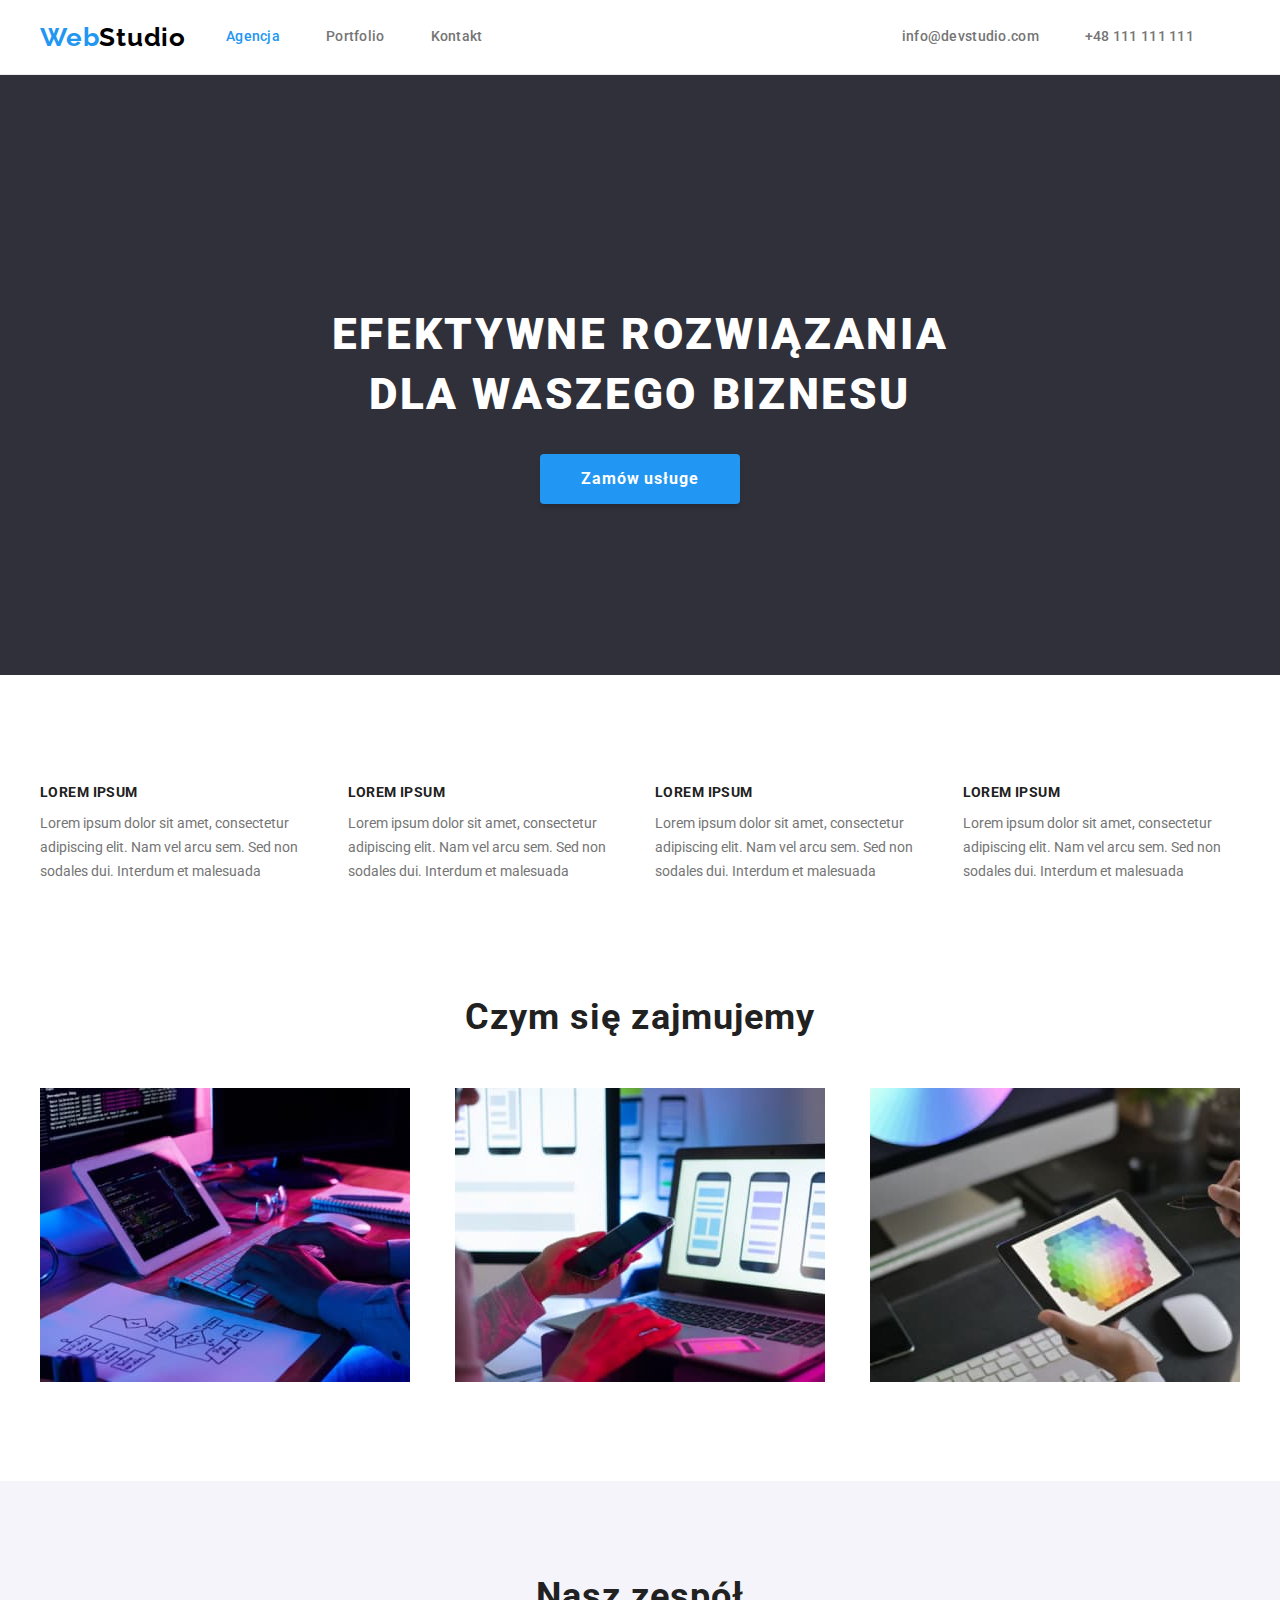
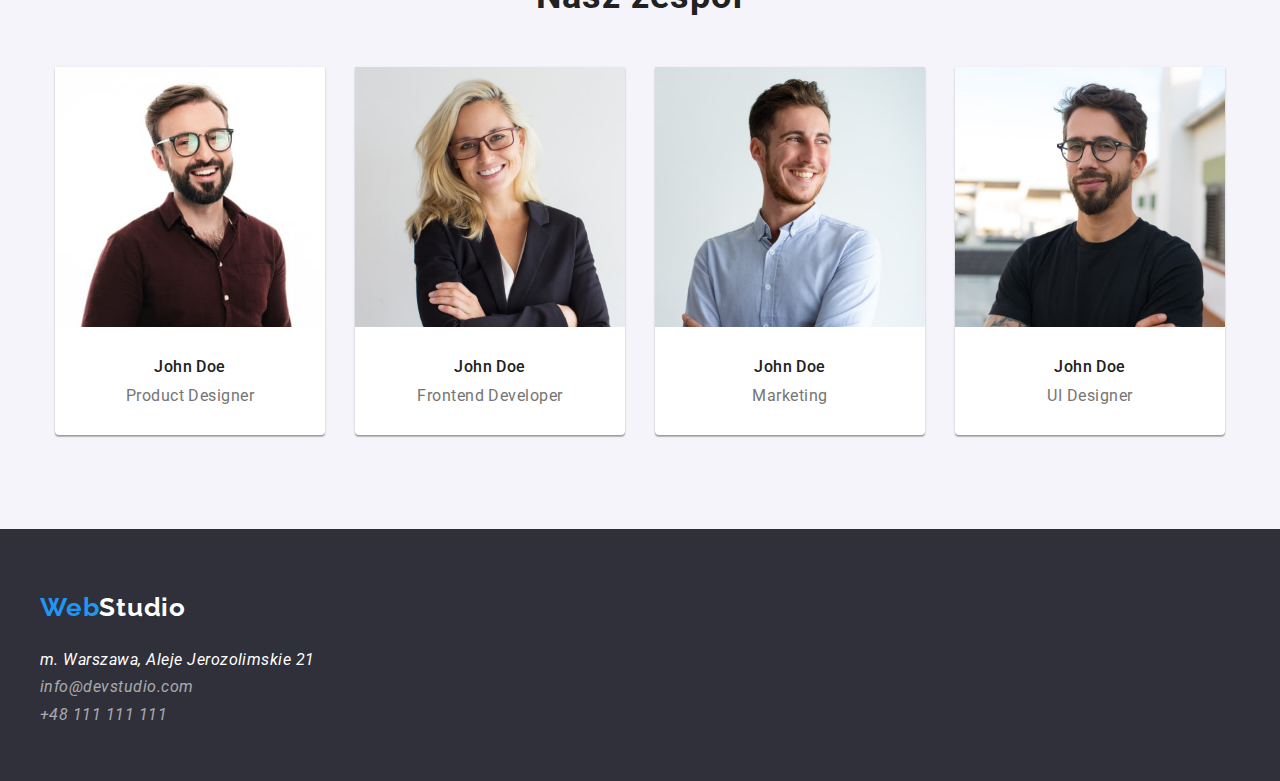
<file: index.html>
<!DOCTYPE html>
<html lang="pl-PL">
  <head>
    <meta charset="UTF-8" />
    <meta http-equiv="X-UA-Compatible" content="IE=edge" />
    <meta name="viewport" content="width=device-width, initial-scale=1.0" />
    <link
      rel="stylesheet"
      href="https://cdnjs.cloudflare.com/ajax/libs/modern-normalize/1.0.0/modern-normalize.min.css"
    />
    <link rel="stylesheet" href="./css/styles.css" />
    <link
      href="https://fonts.googleapis.com/css2?family=Raleway:wght@700&family=Roboto:wght@400;500;700;900&display=swap"
      rel="stylesheet"
    />
    <title>Studio</title>
  </head>
  <body class="body">
    <header class="header">
      <div class="container">
        <div class="header-left">
        <h3>
          <a href="./index.html" class="logo"><span>Web</span>Studio</a>
        </h3>
        <nav class="navigation">
          <ul class="list">
            <li><a href="./index.html" class="link active">Agencja</a></li>
            <li><a href="./portfolio.html" class="link">Portfolio</a></li>
            <li><a href="#" class="link">Kontakt</a></li>
          </ul>
        </div>
        <div class="header-right">
          <a href="mailto:info@devstudio.com" class="link"
            >info@devstudio.com</a
          >
          <a href="tel:+48111111111" class="link">+48 111 111 111</a>
        </nav>
      </div>
      </div>
    </header>
    <main>
        <section class="section banner-background">
          <div class="container banner">
          <h1 class="call-to-action">
            EFEKTYWNE ROZWIĄZANIA 
            <span>DLA WASZEGO BIZNESU</span>
          </h1>
          <button type="button" class="btn-cta">Zamów usługe</button>
          </div>
        </section>
        <section class="section">
          <div class="container">
          <ul class="list txt-section">
            <li class="txt-list">
              <h5 class="text-header">LOREM IPSUM</h5>
              <p class="txt-section-paragraph">
                Lorem ipsum dolor sit amet, consectetur adipiscing elit. Nam vel
                arcu sem. Sed non sodales dui. Interdum et malesuada
              </p>
            </li>
            <li class="txt-list"> 
              <h5 class="text-header">LOREM IPSUM</h5>
              <p class="txt-section-paragraph">
                Lorem ipsum dolor sit amet, consectetur adipiscing elit. Nam vel
                arcu sem. Sed non sodales dui. Interdum et malesuada
              </p>
            </li>
            <li class="txt-list">
              <h5 class="text-header">LOREM IPSUM</h5>
              <p class="txt-section-paragraph">
                Lorem ipsum dolor sit amet, consectetur adipiscing elit. Nam vel
                arcu sem. Sed non sodales dui. Interdum et malesuada
              </p>
            </li>
            <li class="txt-list">
              <h5 class="text-header">LOREM IPSUM</h5>
              <p class="txt-section-paragraph">
                Lorem ipsum dolor sit amet, consectetur adipiscing elit. Nam vel
                arcu sem. Sed non sodales dui. Interdum et malesuada
              </p>
            </li>
          </ul>
          </div>
        </section>
        <section class="section section-no-padding">
          <div class="container what-we-do">
          <h2 class="title">Czym się zajmujemy</h2>
          <ul class="list">
            <li>
              <img
                src="./images/hw_image_1.jpg"
                alt="Coding"
                width="370"
                height="294"
              />
            </li>
            <li>
              <img
                src="./images/hw_image_2.jpg"
                alt="Designing phone screen"
                width="370"
                height="294"
              />
            </li>
            <li>
              <img
                src="./images/hw_image_3.jpg"
                alt="Graphic Designing"
                width="370"
                height="294"
              />
            </li>
          </ul>
          </div>
        </section>
        <section class="section section-gray">
          <div class="container our-team">
          <h2 class="title">Nasz zespół</h2>
          <ul class="list">
            <li>
              <figure class="team-card">
                <img
                class="team-img"
                  src="./images/hw_person_1.jpg"
                  alt="Product Designer"
                />
                <figcaption class="team-caption">
                  <h4 class="name">John Doe</h4>
                  <p class="role">Product Designer</p>
                </figcaption>
              </figure>
            </li>
            <li>
              <figure class="team-card">
                <img
                class="team-img"
                  src="./images/hw_person_2.jpg"
                  alt="Frontend Developer"
                />
                <figcaption class="team-caption">
                  <h4 class="name">John Doe</h4>
                  <p class="role">Frontend Developer</p>
                </figcaption>
              </figure>
            </li>
            <li>
              <figure class="team-card">
                <img
                class="team-img"
                  src="./images/hw_person_3.jpg"
                  alt="Marketing"
                />
                <figcaption class="team-caption">
                  <h4 class="name">John Doe</h4>
                  <p class="role">Marketing</p>
                </figcaption>
              </figure>
            </li>
            <li>
              <figure class="team-card">
                <img
                class="team-img"
                  src="./images/hw_person_4.jpg"
                  alt="UI Designer"
                />
                <figcaption class="team-caption">
                  <h4 class="name">John Doe</h4>
                  <p class="role">UI Designer</p>
                </figcaption>
              </figure>
            </li>
          </ul>
        </div>
        </section>
    </main>
    <footer class="bottom">
      <div class="container">
        <h3 class="footer-logo">
          <a href="./index.html" class="logo-footer"><span>Web</span>Studio</a>
        </h3>
        <address class="footer-address">
          <p class="footer-paragraph">m. Warszawa, Aleje Jerozolimskie 21</p>
          <a href="mailto:info@devstudio.com" class="link"
            >info@devstudio.com</a
          >
          <a href="tel:+48111111111" class="link">+48 111 111 111</a>
        </address>
      </div>
    </footer>
  </body>
</html>
</file>
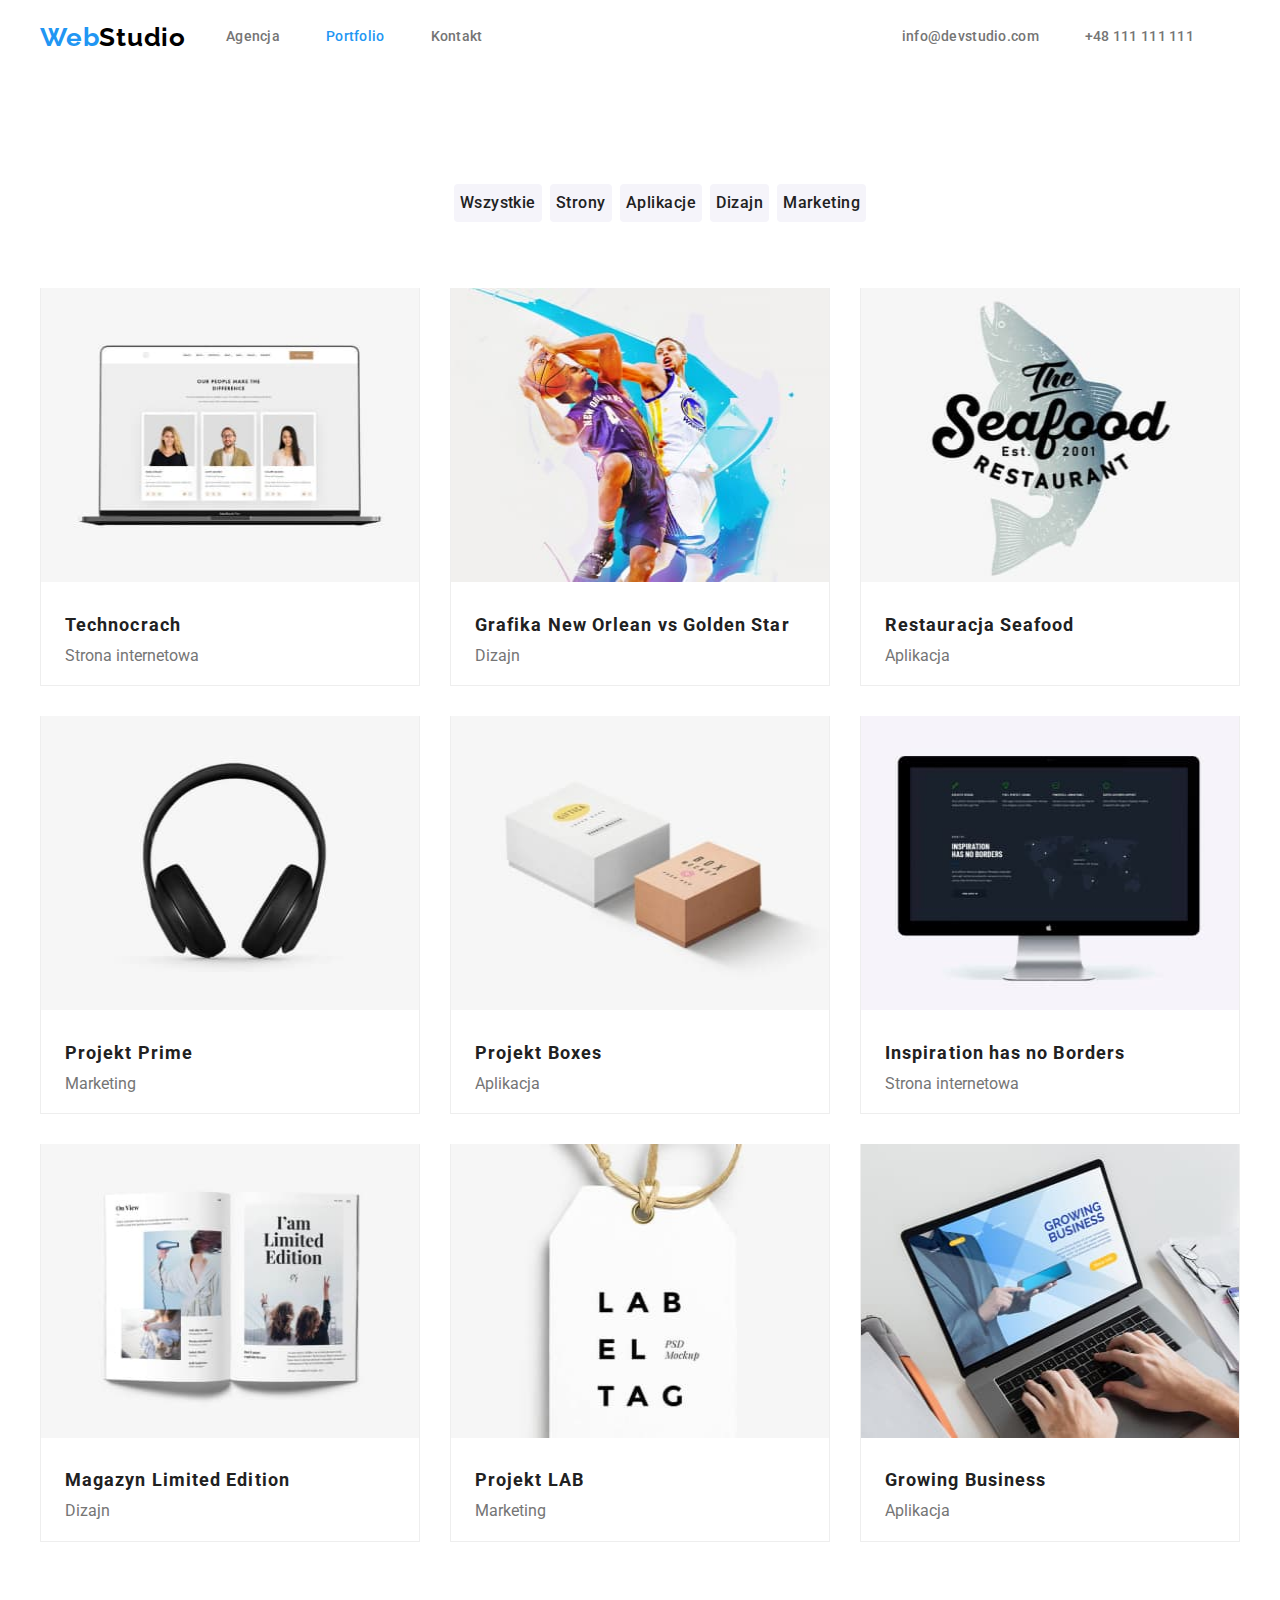
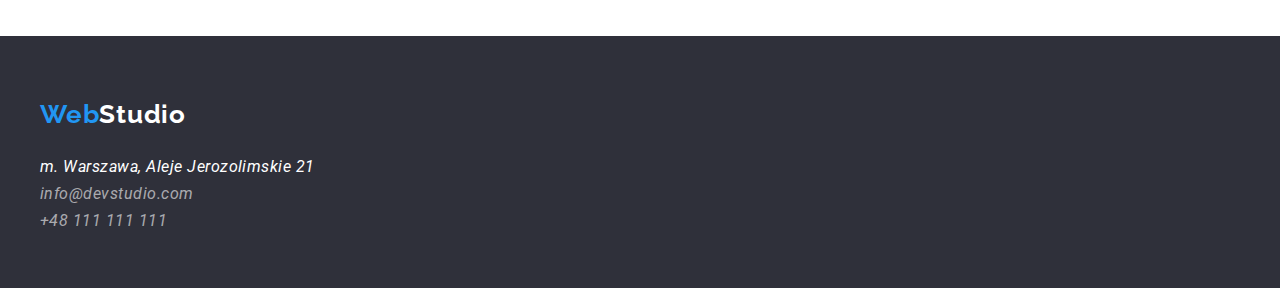
<file: portfolio.html>
<!DOCTYPE html>
<html lang="pl-PL">
  <head>
    <meta charset="UTF-8" />
    <meta http-equiv="X-UA-Compatible" content="IE=edge" />
    <meta name="viewport" content="width=device-width, initial-scale=1.0" />
    <link
      rel="stylesheet"
      href="https://cdnjs.cloudflare.com/ajax/libs/modern-normalize/1.0.0/modern-normalize.min.css"
    />
    <link rel="stylesheet" href="./css/styles.css" />
    <link
      href="https://fonts.googleapis.com/css2?family=Raleway:wght@700&family=Roboto:wght@400;500;700;900&display=swap"
      rel="stylesheet"
    />
    <title>Portfolio</title>
  </head>
  <body class="body">
    <header>
      <div class="container">
        <div class="header-left">
        <h3>
          <a href="./index.html" class="logo"><span>Web</span>Studio</a>
        </h3>
        <nav class="navigation">
          <ul class="list">
            <li><a href="./index.html" class="link">Agencja</a></li>
            <li><a href="./portfolio.html" class="link active">Portfolio</a></li>
            <li><a href="#" class="link">Kontakt</a></li>
          </ul>
        </div>
        <div class="header-right">
          <a href="mailto:info@devstudio.com" class="link"
            >info@devstudio.com</a
          >
          <a href="tel:+48111111111" class="link">+48 111 111 111</a>
        </nav>
      </div>
      </div>
    </header>
    <main>
        <section class="section section-portfolio-menu"> 
          <div class="container">
          <ul class="list portfolio-menu">
            <li class="filter">
              <button type="button" class="portfolio-btn">Wszystkie</button>
            </li>
            <li class="filter">
              <button type="button" class="portfolio-btn">Strony</button>
            </li>
            <li class="filter">
              <button type="button" class="portfolio-btn">Aplikacje</button>
            </li>
            <li class="filter">
              <button type="button" class="portfolio-btn">Dizajn</button>
            </li>
            <li class="filter">
              <button type="button" class="portfolio-btn">Marketing</button>
            </li>
          </ul>
        </div>
        </section>
        <section class="section section-portfolio">
          <div class="container">
          <ul class="list portfolio-list">
            <li class="portfolio-img">
              <figure class="portfolio-fig">
                <img
                class="portfolio-fig-img"
                  src="./images/portfolio-technocrack.jpg"
                  alt="Technocrack website"
        
                  height="294"
                />
                <figcaption class="portfolio-caption">
                  <h3 class="portfolio-title">Technocrach</h3>
                  <p class="portfolio-paragraph">Strona internetowa</p>
                </figcaption>
              </figure >
            </li>
            <li class="portfolio-img">
              <figure class="portfolio-fig">
                <img
                class="portfolio-fig-img"
                  src="./images/portfolio-new-orleans.jpg"
                  alt="New Orleans design"
                  
                  height="294"
                />
                <figcaption class="portfolio-caption">
                  <h3 class="portfolio-title">
                    Grafika New Orlean vs Golden Star
                  </h3>
                  <p class="portfolio-paragraph">Dizajn</p>
                </figcaption>
              </figure class="portfolio-fig">
            </li>
            <li class="portfolio-img">
              <figure class="portfolio-fig">
                <img
                class="portfolio-fig-img"
                  src="./images/portfolio-seafood.jpg"
                  alt="Seafood app"
                  
                  height="294"
                />
                <figcaption class="portfolio-caption">
                  <h3 class="portfolio-title">Restauracja Seafood</h3>
                  <p class="portfolio-paragraph">Aplikacja</p>
                </figcaption>
              </figure>
            </li>
            <li class="portfolio-img">
              <figure class="portfolio-fig">
                <img
                class="portfolio-fig-img"
                  src="./images/portfolio-prime.jpg"
                  alt="Headphones Prime marketing"
                  
                  height="294"
                />
                <figcaption class="portfolio-caption">
                  <h3 class="portfolio-title">Projekt Prime</h3>
                  <p class="portfolio-paragraph">Marketing</p>
                </figcaption>
              </figure>
            </li>
            <li class="portfolio-img">
              <figure class="portfolio-fig">
                <img
                class="portfolio-fig-img"
                  src="./images/portfolio-boxes.jpg"
                  alt="Project Boxes app"
                  
                  height="294"
                />
                <figcaption class="portfolio-caption">
                  <h3 class="portfolio-title">Projekt Boxes</h3>
                  <p class="portfolio-paragraph">Aplikacja</p>
                </figcaption>
              </figure>
            </li>
            <li class="portfolio-img">
              <figure class="portfolio-fig">
                <img
                class="portfolio-fig-img"
                  src="./images/portfolio-inspiration.jpg"
                  alt="Inspiration website"
                  
                  height="294"
                />
                <figcaption class="portfolio-caption">
                  <h3 class="portfolio-title">Inspiration has no Borders</h3>
                  <p class="portfolio-paragraph">Strona internetowa</p>
                </figcaption>
              </figure>
            </li>
            <li class="portfolio-img">
              <figure class="portfolio-fig">
                <img
                class="portfolio-fig-img"
                  src="./images/portfolio-magazine.jpg"
                  alt="Magazine design"
                
                  height="294"
                />
                <figcaption class="portfolio-caption">
                  <h3 class="portfolio-title">Magazyn Limited Edition</h3>
                  <p class="portfolio-paragraph">Dizajn</p>
                </figcaption>
              </figure>
            </li>
            <li class="portfolio-img">
              <figure class="portfolio-fig">
                <img
                class="portfolio-fig-img"
                  src="./images/portfolio-LAB.jpg"
                  alt="LAB marketing"
                  
                  height="294"
                />
                <figcaption class="portfolio-caption">
                  <h3 class="portfolio-title">Projekt LAB</h3>
                  <p class="portfolio-paragraph">Marketing</p>
                </figcaption>
              </figure>
            </li>
            <li class="portfolio-img">
              <figure class="portfolio-fig">
                <img
                class="portfolio-fig-img"
                  src="./images/portfolio-business.jpg"
                  alt="Business app"
                  
                  height="294"
                />
                <figcaption class="portfolio-caption">
                  <h3 class="portfolio-title">Growing Business</h3>
                  <p class="portfolio-paragraph">Aplikacja</p>
                </figcaption>
              </figure>
            </li>
          </ul>
        </div>
        </section>
    </main>
    <footer class="bottom">
      <div class="container">
        <h3 class="footer-logo">
          <a href="./index.html" class="logo-footer"><span>Web</span>Studio</a>
        </h3>
        <address class="footer-address">
          <p class="footer-paragraph">m. Warszawa, Aleje Jerozolimskie 21</p>
          <a href="mailto:info@devstudio.com" class="link"
            >info@devstudio.com</a
          >
          <a href="tel:+48111111111" class="link">+48 111 111 111</a>
        </address>
      </div>
    </footer>
  </body>
</html>
</file>
<file: css/styles.css>
:root {
  --white: #fff;
  --black: #000;
  --blue: #2196f3;
  --gray: #757575;
  --nav_gray: #212121;
  --btn_gray: #f5f4fa;
  --foot_gray: #2f303a;
}
.body {
  font-family: "Roboto", "Raleway", sans-serif;
  color: var(--gray);
  background-color: var(--white);
}
.header {
  width: 100%;
  background-color: var(--white);
  border-bottom: 1px solid #ececec;
}
.container {
  width: 1200px;
  margin: 0 auto;
}
.section {
  padding-top: 94px;
  padding-bottom: 94px;
  background-color: var(--white);
}
.section-portfolio-menu {
  padding-bottom: 50px;
}
.section-portfolio {
  padding-top: 0;
}
.logo {
  color: var(--black);
  text-decoration: none;
  font-family: "Raleway";
  font-size: 26px;
  line-height: 1.42;
  letter-spacing: 0.03em;
}
.logo > span {
  color: var(--blue);
}
.navigation {
  display: flex;
  align-items: center;
  text-decoration: none;
  font-weight: 500;
  font-size: 14px;
  line-height: 1.14;
  letter-spacing: 0.02em;
  color: var(--nav_gray);
}
.navigation > .list {
  display: flex;
}
.link {
  text-decoration: none;
}
.navigation .link {
  font-weight: 500;
  line-height: 1.14;
  letter-spacing: 0.02em;
  color: var(--gray);
  margin-right: 46px;
}
.header-right .link {
  font-weight: 500;
  line-height: 1.14;
  letter-spacing: 0.02em;
  color: var(--gray);
  margin-right: 46px;
}
.portfolio-btn {
  height: 38px;
  background: var(--btn_gray);
  border-radius: 4px;
  font-weight: 500;
  font-size: 16px;
  line-height: 1.625;
  text-align: center;
  letter-spacing: 0.03em;
  color: var(--nav_gray);
  border: none;
}
.portfolio-btn:focus,
.portfolio-btn:hover {
  background: var(--blue);
  box-shadow: 0px 3px 1px rgba(0, 0, 0, 0.1), 0px 1px 2px rgba(0, 0, 0, 0.08),
    0px 2px 2px rgba(0, 0, 0, 0.12);
  color: var(--white);
  cursor: pointer;
}
.portfolio-title {
  font-weight: 700;
  font-size: 18px;
  line-height: 2;
  letter-spacing: 0.06em;
  color: var(--nav_gray);
  margin: 0 auto 4px auto;
}
.banner-background {
  width: 100%;
  background: var(--foot_gray);
  height: 600px;
}
.call-to-action {
  font-weight: 900;
  font-size: 44px;
  line-height: 1.36;
  letter-spacing: 0.06em;
  text-transform: uppercase;
  color: var(--white);
  display: flex;
  justify-content: center;
  flex-direction: column;
  text-align: center;
}
.btn-cta {
  width: 200px;
  height: 50px;
  font-weight: 700;
  font-size: 16px;
  line-height: 1.875;
  letter-spacing: 0.06em;
  color: var(--white);
  background: var(--blue);
  box-shadow: 0px 4px 4px rgba(0, 0, 0, 0.15);
  border-radius: 4px;
  border: none;
  cursor: pointer;
}
.text-header {
  font-weight: 700;
  font-size: 14px;
  line-height: 1.14;
  letter-spacing: 0.03em;
  text-transform: uppercase;
  color: var(--nav_gray);
  margin: 0 auto;
}
.title {
  font-weight: 700;
  font-size: 36px;
  line-height: 1.17;
  letter-spacing: 0.03em;
  color: var(--nav_gray);
  margin: 0 auto 50px auto;
}
.name {
  font-weight: 500;
  font-size: 16px;
  line-height: 1.188;
  letter-spacing: 0.03em;
  color: var(--nav_gray);
  margin: 0 0 10px 0;
}
.role {
  font-size: 16px;
  line-height: 1.188;
  letter-spacing: 0.03em;
  margin: 0 auto;
}
.logo-footer {
  color: var(--white);
  text-decoration: none;
  font-family: "Raleway";
  font-size: 26px;
  line-height: 1.42;
  letter-spacing: 0.03em;
}
.logo-footer > span {
  color: var(--blue);
}
.bottom {
  height: 252px;
  background: var(--foot_gray);
  padding-top: 60px;
}
.footer-logo {
  margin-top: 0;
  margin-bottom: 20px;
}
.footer-address {
  display: flex;
  flex-direction: column;
  color: var(--white);
  line-height: 1.71;
  letter-spacing: 0.03em;
  margin: 0 auto;
}
.footer-paragraph {
  margin: 0;
}
.footer-address .link {
  color: rgba(255, 255, 255, 0.6);
}
.link:focus,
.link:hover {
  color: var(--blue);
}
.list {
  list-style-type: none;
}
.link.active {
  color: var(--blue);
}
header > .container {
  display: flex;
  justify-content: space-between;
}
.section-no-padding {
  padding-top: 0;
}
.what-we-do {
  display: flex;
  flex-direction: column;
  justify-content: center;
  align-items: center;
  padding: 0;
}
.what-we-do > .list {
  display: flex;
  justify-content: space-between;
  width: 1200px;
  gap: 30px;
  padding: 0;
  margin: 0;
}

.header-left {
  display: flex;
  align-items: center;

  flex-basis: 50%;
}
.header-right {
  display: flex;
  align-items: center;
  font-size: 14px;
}
.banner {
  display: flex;
  flex-flow: column;
  justify-content: center;
  align-items: center;
  margin-top: 106px;
  margin-bottom: 106px;
}
.txt-section {
  display: flex;
  gap: 30px;
  padding: 0;
}
.txt-list {
  font-size: 14px;
  line-height: 24px;
  height: 101px;
}
.txt-section-paragraph {
  margin: 10px auto;
}
.section-gray {
  width: 100%;
  background: var(--btn_gray);
}
.our-team {
  display: flex;
  flex-direction: column;
  align-items: center;
}
.our-team > .list {
  display: flex;
  justify-content: center;
  align-items: center;
  margin: 0;
  padding-left: 0;
  gap: 30px;
}
.team-card {
  display: flex;
  flex-direction: column;
  align-items: center;
  justify-content: center;
  margin: 0;
  background-color: var(--white);
  box-shadow: 0px 1px 3px rgba(0, 0, 0, 0.12), 0px 1px 1px rgba(0, 0, 0, 0.14),
    0px 2px 1px rgba(0, 0, 0, 0.2);
  border-radius: 0px 0px 4px 4px;
}
.team-img {
  width: 270px;
  height: 260px;
}
.team-caption {
  margin: 30px auto;
  text-align: center;
}
.portfolio-menu {
  display: flex;
  justify-content: center;
  gap: 8px;
}
.portfolio-list {
  display: flex;
  height: 100%;
  flex-wrap: wrap;
  margin: 0 auto;
  padding: 0;
  gap: 30px;
  column-gap: 30px;
}
.portfolio-img {
  flex-basis: calc((100% - 2 * 30px) / 3);
  padding: 0;
  border-left: 1px solid #eeeeee;
  border-bottom: 1px solid #eeeeee;
  border-right: 1px solid #eeeeee;
}
.portfolio-fig {
  margin: 0 auto;
  padding: 0;
}
.portfolio-fig-img {
  width: 100%;
}
.portfolio-caption {
  margin: 20px 24px;
}
.portfolio-paragraph {
  margin: 0 auto;
}
</file>
